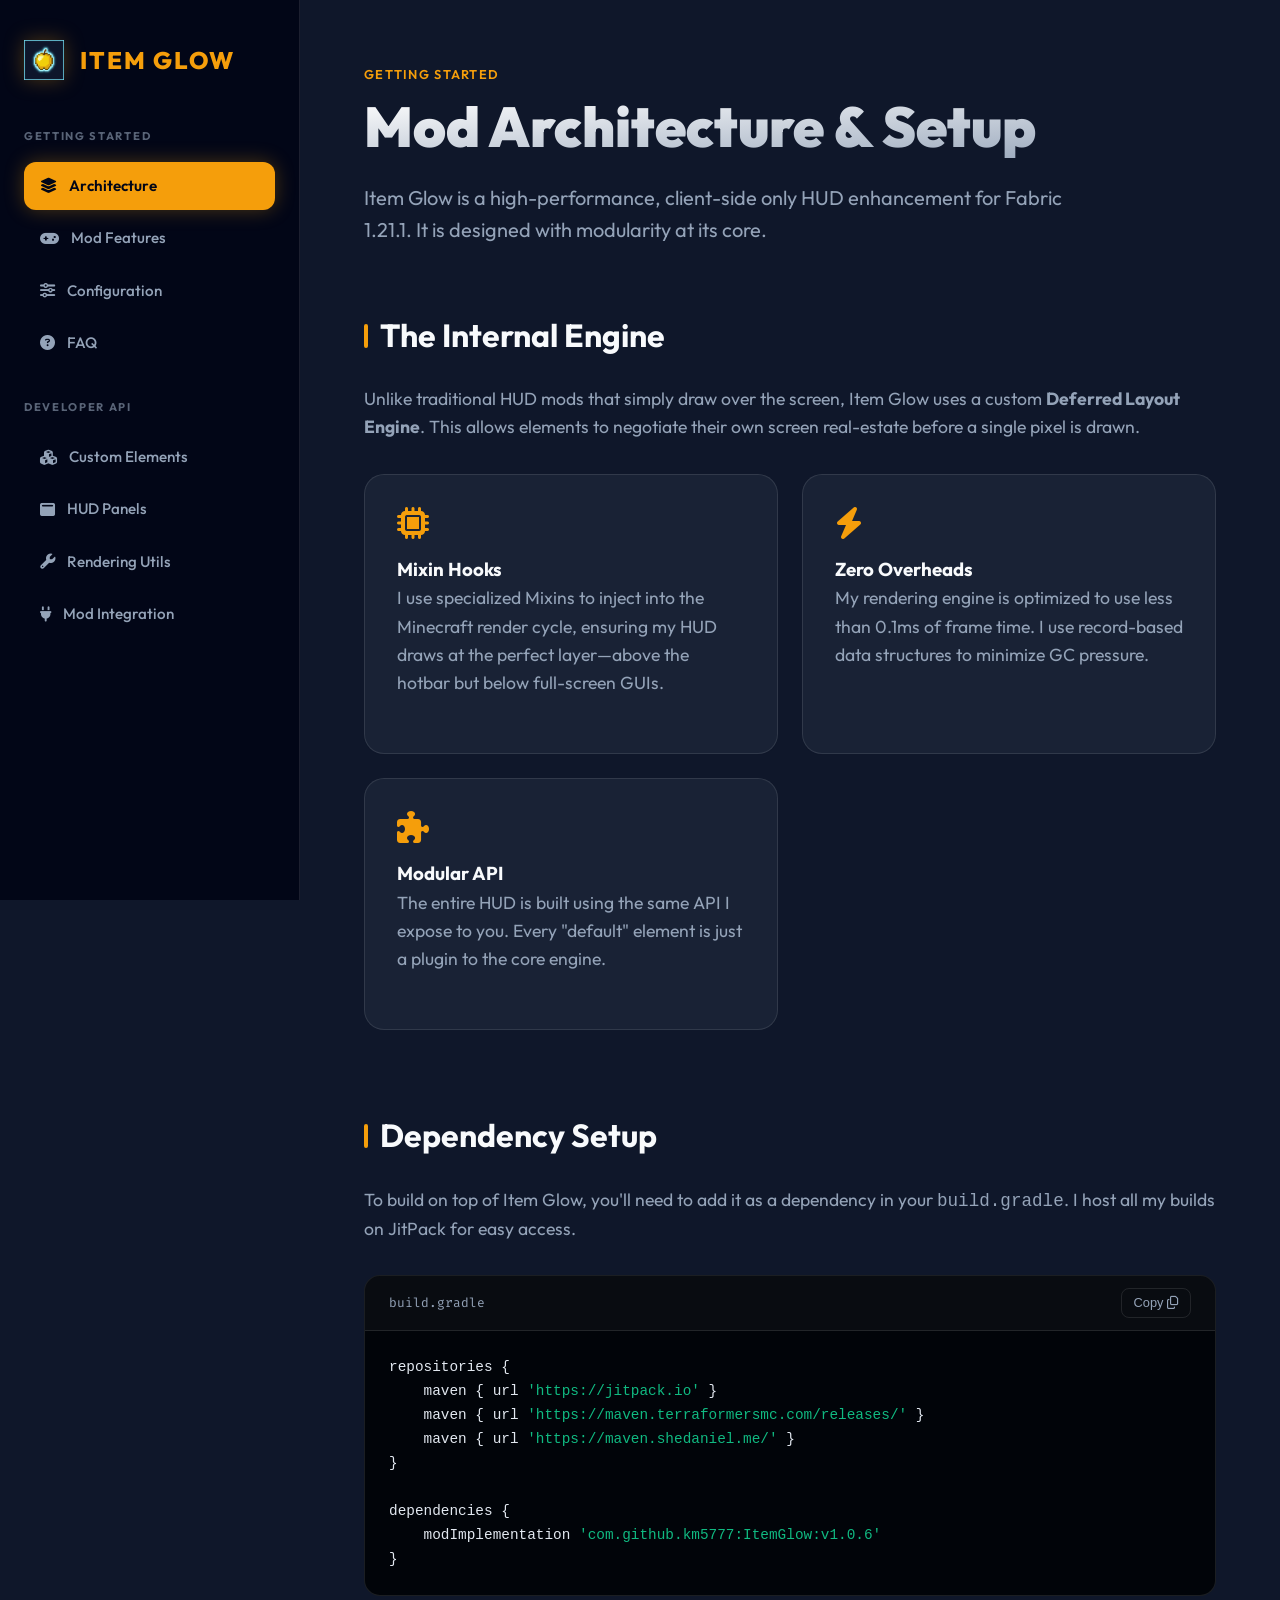
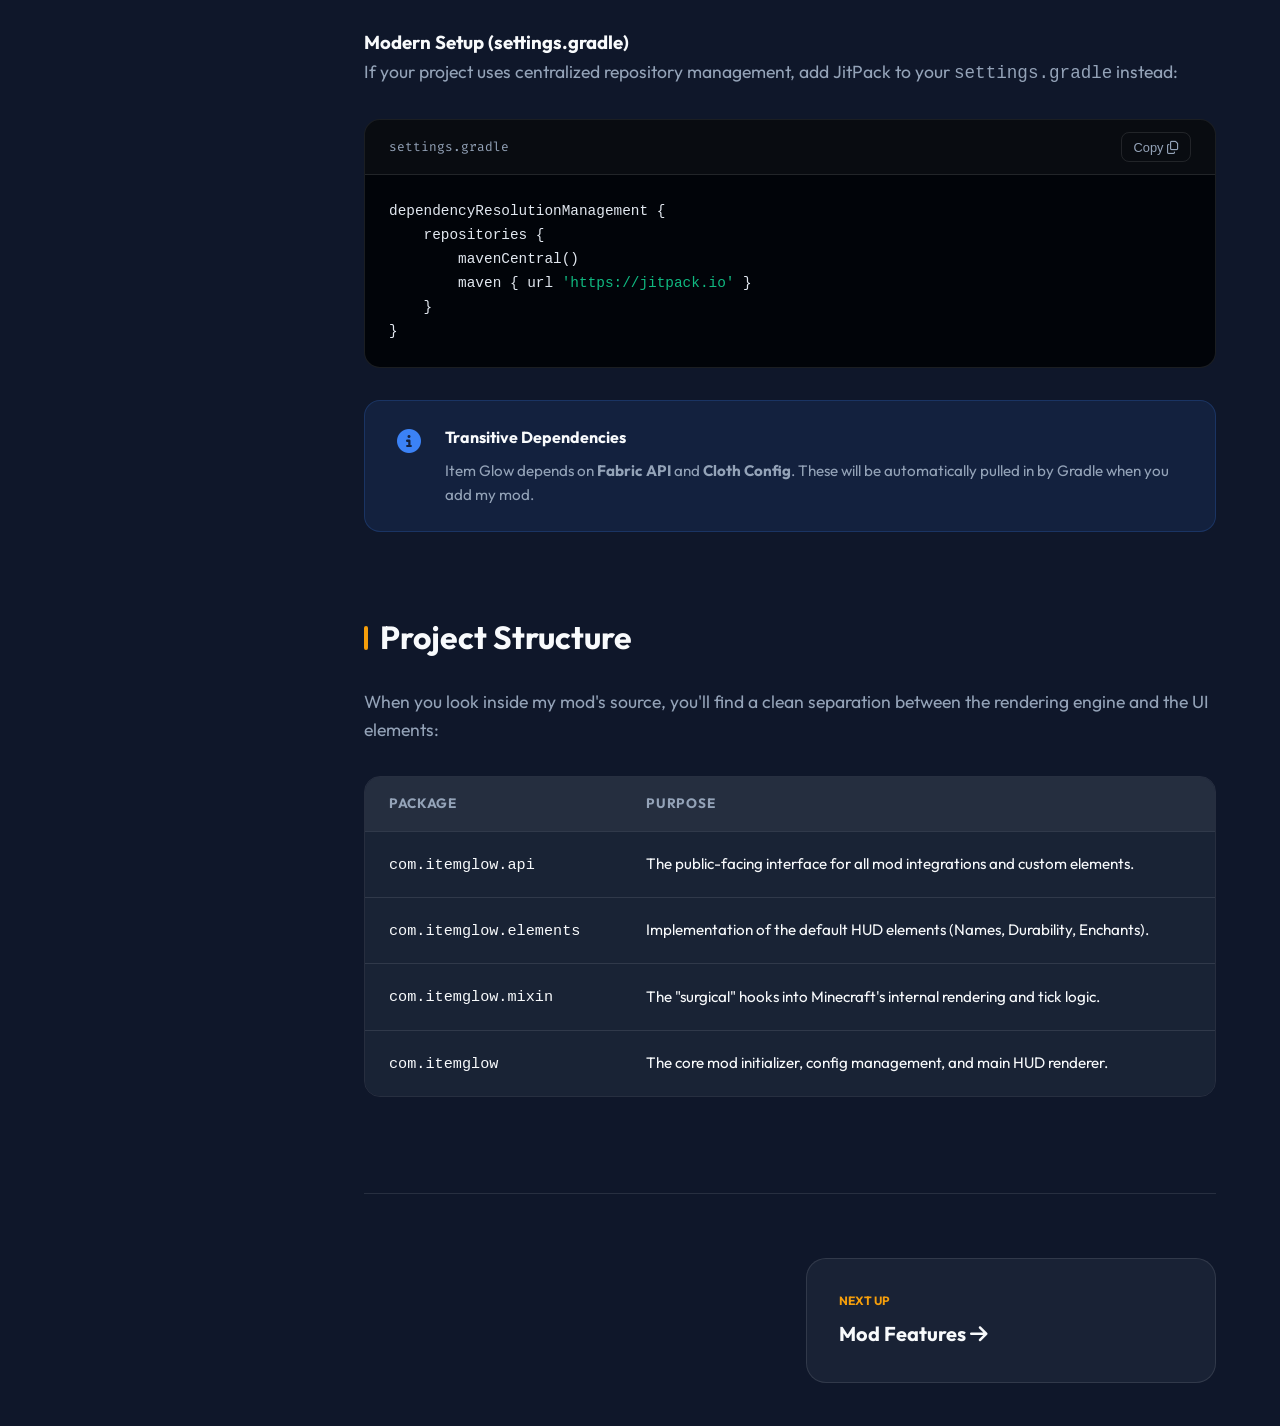
<file: docs/index.html>
<!DOCTYPE html>
<html lang="en">

<head>
    <meta charset="UTF-8">
    <meta name="viewport" content="width=device-width, initial-scale=1.0">
    <title>Architecture & Setup - Item Glow</title>
    <link rel="icon" type="image/png" href="images/logo.png">
    <link rel="stylesheet" href="css/style.css">
    <link rel="preconnect" href="https://fonts.googleapis.com">
    <link rel="preconnect" href="https://fonts.gstatic.com" crossorigin>
    <link
        href="https://fonts.googleapis.com/css2?family=Outfit:wght@400;500;600;700;800;900&family=Fira+Code&display=swap"
        rel="stylesheet">
    <link rel="stylesheet" href="https://cdnjs.cloudflare.com/ajax/libs/font-awesome/6.4.0/css/all.min.css">
</head>

<body>
    <div class="layout">
        <aside class="sidebar">
            <div class="logo">
                <img src="images/logo.png" alt="Item Glow Logo">
                <span>Item Glow</span>
            </div>
            <nav>
                <div class="nav-section">
                    <div class="nav-section-title">Getting Started</div>
                    <a href="index.html" class="nav-link active"><i class="fa-solid fa-layer-group"></i>
                        Architecture</a>
                    <a href="usage.html" class="nav-link"><i class="fa-solid fa-gamepad"></i> Mod Features</a>
                    <a href="config.html" class="nav-link"><i class="fa-solid fa-sliders"></i> Configuration</a>
                    <a href="faq.html" class="nav-link"><i class="fa-solid fa-circle-question"></i> FAQ</a>
                </div>
                <div class="nav-section">
                    <div class="nav-section-title">Developer API</div>
                    <a href="elements.html" class="nav-link"><i class="fa-solid fa-cubes"></i> Custom Elements</a>
                    <a href="panels.html" class="nav-link"><i class="fa-solid fa-window-maximize"></i> HUD Panels</a>
                    <a href="utils.html" class="nav-link"><i class="fa-solid fa-wrench"></i> Rendering Utils</a>
                    <a href="integration.html" class="nav-link"><i class="fa-solid fa-plug"></i> Mod Integration</a>
                </div>
            </nav>
        </aside>

        <main class="main">
            <header>
                <div class="breadcrumb">Getting Started</div>
                <h1>Mod Architecture & Setup</h1>
                <p class="subtitle">Item Glow is a high-performance, client-side only HUD enhancement for Fabric
                    1.21.1. It is designed with modularity at its core.</p>
            </header>

            <section>
                <h2>The Internal Engine</h2>
                <p>Unlike traditional HUD mods that simply draw over the screen, Item Glow uses a custom
                    <strong>Deferred
                        Layout Engine</strong>. This allows elements to negotiate their own screen real-estate before a
                    single
                    pixel is drawn.
                </p>

                <div class="feature-grid">
                    <div class="feature-card">
                        <i class="fa-solid fa-microchip"></i>
                        <h3>Mixin Hooks</h3>
                        <p>I use specialized Mixins to inject into the Minecraft render cycle, ensuring my HUD draws at
                            the perfect layer—above the hotbar but below full-screen GUIs.</p>
                    </div>
                    <div class="feature-card">
                        <i class="fa-solid fa-bolt"></i>
                        <h3>Zero Overheads</h3>
                        <p>My rendering engine is optimized to use less than 0.1ms of frame time. I use record-based
                            data structures to minimize GC pressure.</p>
                    </div>
                    <div class="feature-card">
                        <i class="fa-solid fa-puzzle-piece"></i>
                        <h3>Modular API</h3>
                        <p>The entire HUD is built using the same API I expose to you. Every "default" element is just a
                            plugin to the core engine.</p>
                    </div>
                </div>
            </section>

            <section>
                <h2>Dependency Setup</h2>
                <p>To build on top of Item Glow, you'll need to add it as a dependency in your
                    <code>build.gradle</code>. I host all my builds on JitPack for easy access.
                </p>

                <div class="code-wrapper">
                    <div class="code-header">
                        <span>build.gradle</span>
                        <button class="copy-btn" onclick="copyCode(this)">Copy <i
                                class="fa-regular fa-copy"></i></button>
                    </div>
                    <pre><code id="code-block">repositories {
    maven { url <span class="string">'https://jitpack.io'</span> }
    maven { url <span class="string">'https://maven.terraformersmc.com/releases/'</span> }
    maven { url <span class="string">'https://maven.shedaniel.me/'</span> }
}

dependencies {
    modImplementation <span class="string">'com.github.km5777:ItemGlow:v1.0.6'</span>
}</code></pre>
                </div>

                <h3>Modern Setup (settings.gradle)</h3>
                <p>If your project uses centralized repository management, add JitPack to your
                    <code>settings.gradle</code> instead:
                </p>

                <div class="code-wrapper">
                    <div class="code-header">
                        <span>settings.gradle</span>
                        <button class="copy-btn" onclick="copyCode(this)">Copy <i
                                class="fa-regular fa-copy"></i></button>
                    </div>
                    <pre><code>dependencyResolutionManagement {
    repositories {
        mavenCentral()
        maven { url <span class="string">'https://jitpack.io'</span> }
    }
}</code></pre>
                </div>

                <div class="callout info">
                    <i class="fa-solid fa-info-circle"></i>
                    <div class="callout-content">
                        <h4>Transitive Dependencies</h4>
                        <p>Item Glow depends on <strong>Fabric API</strong> and <strong>Cloth Config</strong>. These
                            will be automatically pulled in by Gradle when you add my mod.</p>
                    </div>
                </div>
            </section>

            <section>
                <h2>Project Structure</h2>
                <p>When you look inside my mod's source, you'll find a clean separation between the rendering engine and
                    the UI elements:</p>

                <div class="table-wrapper">
                    <table>
                        <thead>
                            <tr>
                                <th>Package</th>
                                <th>Purpose</th>
                            </tr>
                        </thead>
                        <tbody>
                            <tr>
                                <td><code>com.itemglow.api</code></td>
                                <td>The public-facing interface for all mod integrations and custom elements.</td>
                            </tr>
                            <tr>
                                <td><code>com.itemglow.elements</code></td>
                                <td>Implementation of the default HUD elements (Names, Durability, Enchants).</td>
                            </tr>
                            <tr>
                                <td><code>com.itemglow.mixin</code></td>
                                <td>The "surgical" hooks into Minecraft's internal rendering and tick logic.</td>
                            </tr>
                            <tr>
                                <td><code>com.itemglow</code></td>
                                <td>The core mod initializer, config management, and main HUD renderer.</td>
                            </tr>
                        </tbody>
                    </table>
                </div>
            </section>

            <footer class="footer-nav">
                <div style="width: 48%;"></div>
                <a href="usage.html" class="nav-card next">
                    <span class="label">Next Up</span>
                    <span class="title">Mod Features <i class="fa-solid fa-arrow-right"></i></span>
                </a>
            </footer>
        </main>

        <aside class="right-sidebar">
            <div class="nav-section-title">Community & Downloads</div>

            <a href="https://www.curseforge.com/minecraft/mc-mods/item-glow" target="_blank"
                class="platform-banner banner-curse">
                <i class="fa-solid fa-fire icon"></i>
                <div class="info">
                    <h3>CurseForge</h3>
                    <p>Download the latest stable release and join the community.</p>
                </div>
                <div class="btn">View Project</div>
            </a>





            <a href="https://modrinth.com/mod/item-glow-(java)" target="_blank" class="platform-banner banner-modrinth">
                <i class="fa-solid fa-bolt icon"></i>
                <div class="info">
                    <h3>Modrinth</h3>
                    <p>Experience faster downloads and support open-source platforms.</p>
                </div>
                <div class="btn">View Project</div>
            </a>

            <a href="https://github.com/km5777/ItemGlow" target="_blank" class="platform-banner banner-github">
                <i class="fa-brands fa-github icon"></i>
                <div class="info">
                    <h3>GitHub Source</h3>
                    <p>Explore the codebase, report bugs, or contribute to the project.</p>
                </div>
                <div class="btn">View Source</div>
            </a>

            <a href="https://url-shortener.curseforge.com/I23Lv" target="_blank" class="platform-banner banner-bisect">
                <i class="fa-solid fa-server icon"></i>
                <div class="info">
                    <h3>Server Hosting</h3>
                    <p>Create a server and get 25% off your first month with BisectHosting.</p>
                </div>
                <div class="btn">Create Server</div>
            </a>


        </aside>
    </div>
    <script src="js/main.js"></script>
</body>

</html>
</file>
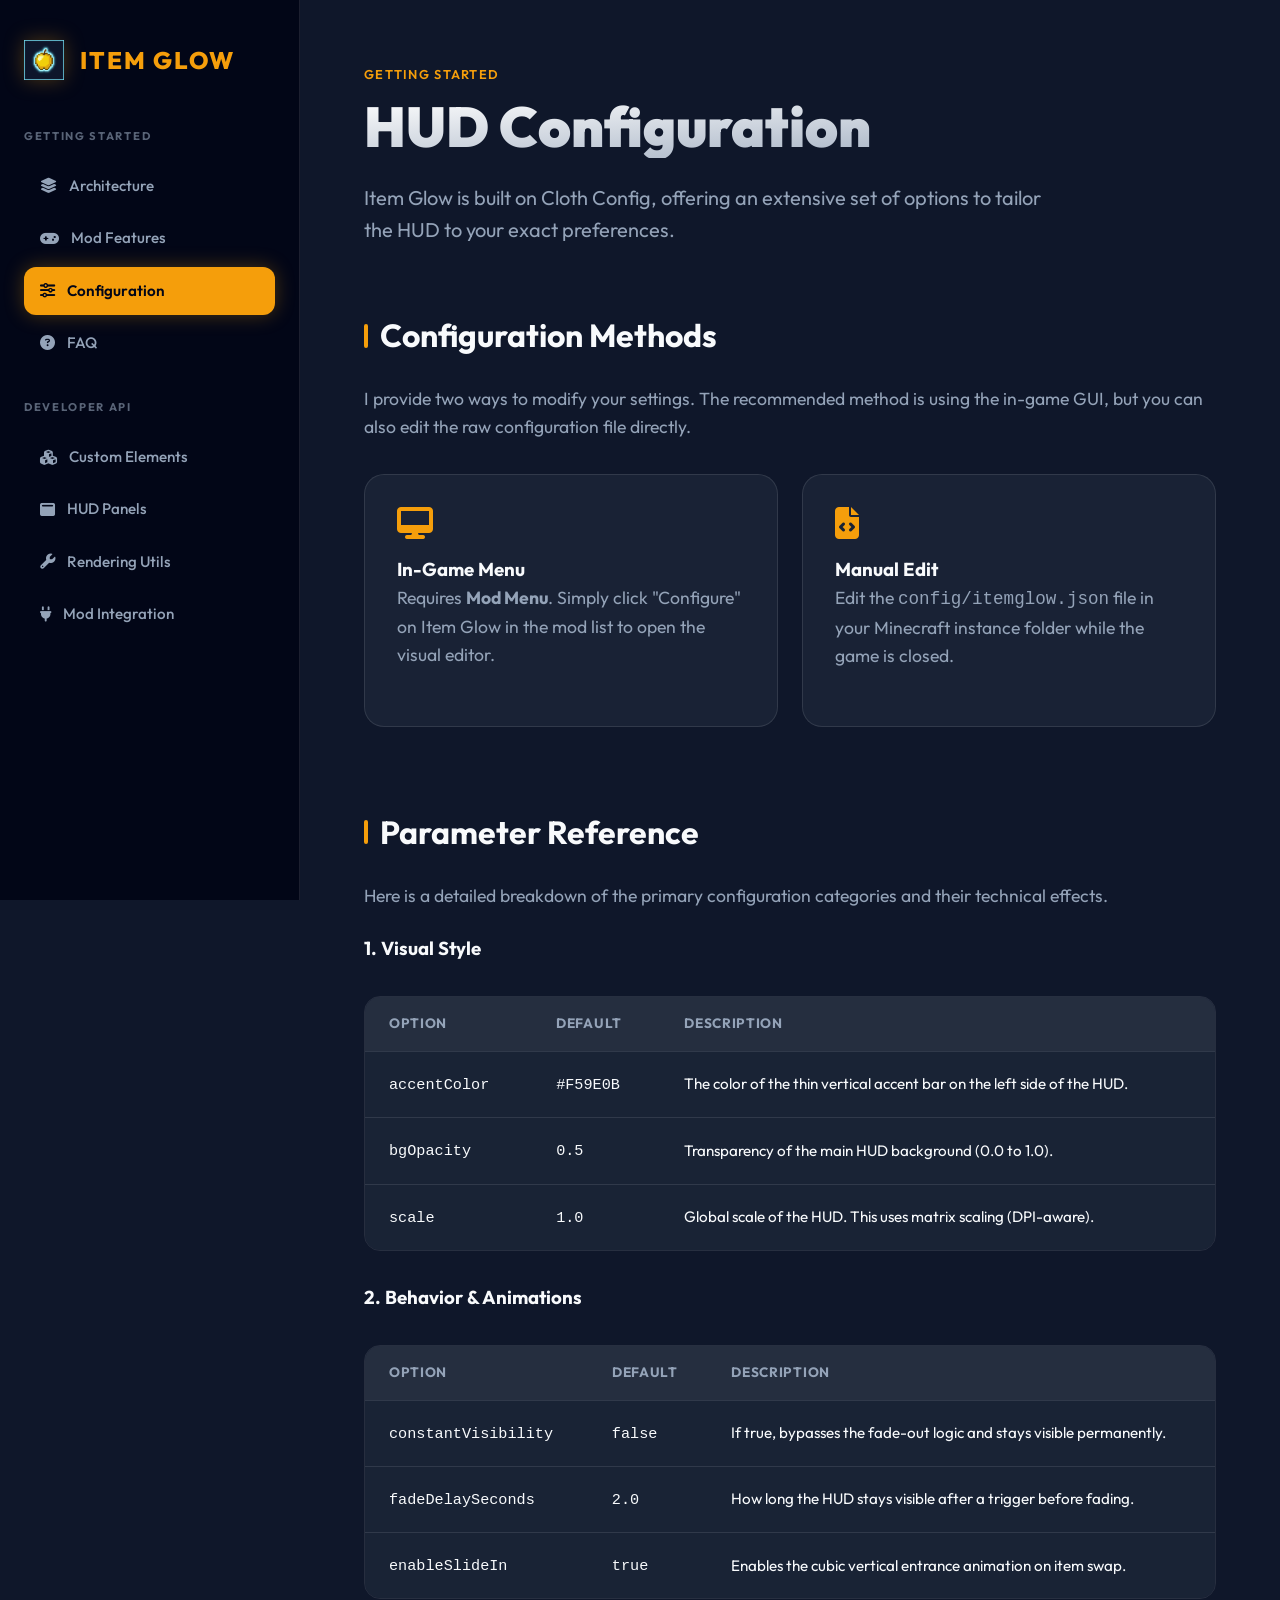
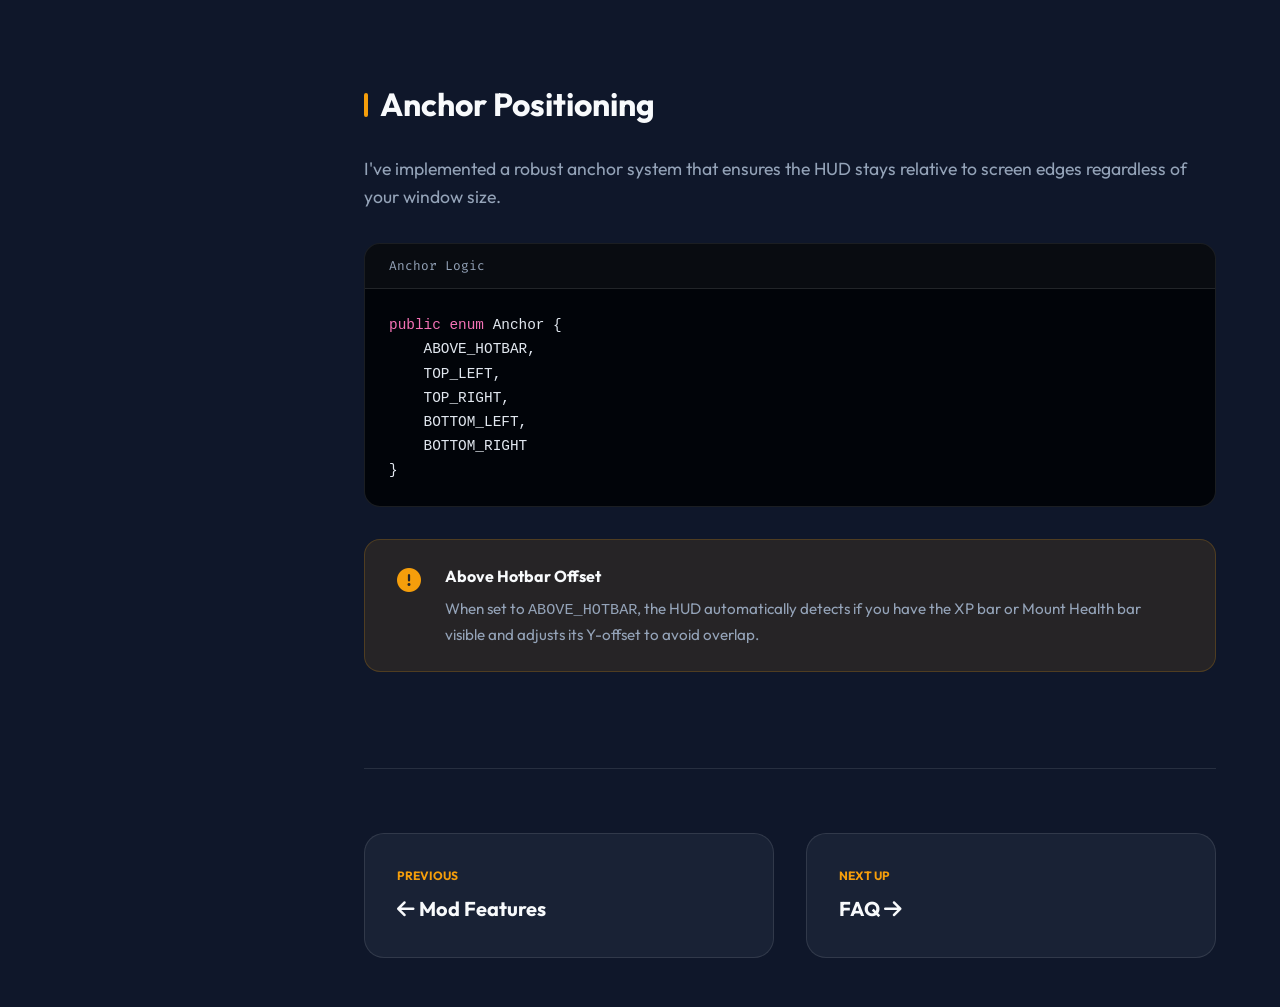
<file: docs/config.html>
<!DOCTYPE html>
<html lang="en">
<head>
    <meta charset="UTF-8">
    <meta name="viewport" content="width=device-width, initial-scale=1.0">
    <title>Configuration - Item Glow</title>
    <link rel="icon" type="image/png" href="images/logo.png">
    <link rel="stylesheet" href="css/style.css">
    <link rel="preconnect" href="https://fonts.googleapis.com">
    <link rel="preconnect" href="https://fonts.gstatic.com" crossorigin>
    <link href="https://fonts.googleapis.com/css2?family=Outfit:wght@400;500;600;700;800;900&family=Fira+Code&display=swap" rel="stylesheet">
    <link rel="stylesheet" href="https://cdnjs.cloudflare.com/ajax/libs/font-awesome/6.4.0/css/all.min.css">
</head>
<body>
    <div class="layout">
        <aside class="sidebar">
            <div class="logo">
                <img src="images/logo.png" alt="Item Glow Logo">
                <span>Item Glow</span>
            </div>
            <nav>
                <div class="nav-section">
                    <div class="nav-section-title">Getting Started</div>
                    <a href="index.html" class="nav-link"><i class="fa-solid fa-layer-group"></i> Architecture</a>
                    <a href="usage.html" class="nav-link"><i class="fa-solid fa-gamepad"></i> Mod Features</a>
                    <a href="config.html" class="nav-link active"><i class="fa-solid fa-sliders"></i> Configuration</a>
                    <a href="faq.html" class="nav-link"><i class="fa-solid fa-circle-question"></i> FAQ</a>
                </div>
                <div class="nav-section">
                    <div class="nav-section-title">Developer API</div>
                    <a href="elements.html" class="nav-link"><i class="fa-solid fa-cubes"></i> Custom Elements</a>
                    <a href="panels.html" class="nav-link"><i class="fa-solid fa-window-maximize"></i> HUD Panels</a>
                    <a href="utils.html" class="nav-link"><i class="fa-solid fa-wrench"></i> Rendering Utils</a>
                    <a href="integration.html" class="nav-link"><i class="fa-solid fa-plug"></i> Mod Integration</a>
                </div>
            </nav>
        </aside>

        <main class="main">
            <header>
                <div class="breadcrumb">Getting Started</div>
                <h1>HUD Configuration</h1>
                <p class="subtitle">Item Glow is built on Cloth Config, offering an extensive set of options to tailor the HUD to your exact preferences.</p>
            </header>

            <section>
                <h2>Configuration Methods</h2>
                <p>I provide two ways to modify your settings. The recommended method is using the in-game GUI, but you can also edit the raw configuration file directly.</p>
                
                <div class="feature-grid">
                    <div class="feature-card">
                        <i class="fa-solid fa-desktop"></i>
                        <h3>In-Game Menu</h3>
                        <p>Requires <strong>Mod Menu</strong>. Simply click "Configure" on Item Glow in the mod list to open the visual editor.</p>
                    </div>
                    <div class="feature-card">
                        <i class="fa-solid fa-file-code"></i>
                        <h3>Manual Edit</h3>
                        <p>Edit the <code>config/itemglow.json</code> file in your Minecraft instance folder while the game is closed.</p>
                    </div>
                </div>
            </section>

            <section>
                <h2>Parameter Reference</h2>
                <p>Here is a detailed breakdown of the primary configuration categories and their technical effects.</p>
                
                <h3>1. Visual Style</h3>
                <div class="table-wrapper">
                    <table>
                        <thead>
                            <tr>
                                <th>Option</th>
                                <th>Default</th>
                                <th>Description</th>
                            </tr>
                        </thead>
                        <tbody>
                            <tr>
                                <td><code>accentColor</code></td>
                                <td><code>#F59E0B</code></td>
                                <td>The color of the thin vertical accent bar on the left side of the HUD.</td>
                            </tr>
                            <tr>
                                <td><code>bgOpacity</code></td>
                                <td><code>0.5</code></td>
                                <td>Transparency of the main HUD background (0.0 to 1.0).</td>
                            </tr>
                            <tr>
                                <td><code>scale</code></td>
                                <td><code>1.0</code></td>
                                <td>Global scale of the HUD. This uses matrix scaling (DPI-aware).</td>
                            </tr>
                        </tbody>
                    </table>
                </div>

                <h3>2. Behavior & Animations</h3>
                <div class="table-wrapper">
                    <table>
                        <thead>
                            <tr>
                                <th>Option</th>
                                <th>Default</th>
                                <th>Description</th>
                            </tr>
                        </thead>
                        <tbody>
                            <tr>
                                <td><code>constantVisibility</code></td>
                                <td><code>false</code></td>
                                <td>If true, bypasses the fade-out logic and stays visible permanently.</td>
                            </tr>
                            <tr>
                                <td><code>fadeDelaySeconds</code></td>
                                <td><code>2.0</code></td>
                                <td>How long the HUD stays visible after a trigger before fading.</td>
                            </tr>
                            <tr>
                                <td><code>enableSlideIn</code></td>
                                <td><code>true</code></td>
                                <td>Enables the cubic vertical entrance animation on item swap.</td>
                            </tr>
                        </tbody>
                    </table>
                </div>
            </section>

            <section>
                <h2>Anchor Positioning</h2>
                <p>I've implemented a robust anchor system that ensures the HUD stays relative to screen edges regardless of your window size.</p>
                
                <div class="code-wrapper">
                    <div class="code-header">
                        <span>Anchor Logic</span>
                    </div>
                    <pre><code><span class="keyword">public enum</span> Anchor {
    ABOVE_HOTBAR,
    TOP_LEFT,
    TOP_RIGHT,
    BOTTOM_LEFT,
    BOTTOM_RIGHT
}</code></pre>
                </div>

                <div class="callout warning">
                    <i class="fa-solid fa-exclamation-circle"></i>
                    <div class="callout-content">
                        <h4>Above Hotbar Offset</h4>
                        <p>When set to <code>ABOVE_HOTBAR</code>, the HUD automatically detects if you have the XP bar or Mount Health bar visible and adjusts its Y-offset to avoid overlap.</p>
                    </div>
                </div>
            </section>

            <footer class="footer-nav">
                <a href="usage.html" class="nav-card prev">
                    <span class="label">Previous</span>
                    <span class="title"><i class="fa-solid fa-arrow-left"></i> Mod Features</span>
                </a>
                <a href="faq.html" class="nav-card next">
                    <span class="label">Next Up</span>
                    <span class="title">FAQ <i class="fa-solid fa-arrow-right"></i></span>
                </a>
            </footer>
        </main>

        <aside class="right-sidebar">
            <div class="nav-section-title">Community & Downloads</div>
            
            <a href="https://www.curseforge.com/minecraft/mc-mods/item-glow" target="_blank" class="platform-banner banner-curse">
                <i class="fa-solid fa-fire icon"></i>
                <div class="info">
                    <h3>CurseForge</h3>
                    <p>Download the latest stable release and join the community.</p>
                </div>
                <div class="btn">View Project</div>
            </a>

            <a href="https://modrinth.com/mod/item-glow-(java)" target="_blank" class="platform-banner banner-modrinth">
                <i class="fa-solid fa-bolt icon"></i>
                <div class="info">
                    <h3>Modrinth</h3>
                    <p>Experience faster downloads and support open-source platforms.</p>
                </div>
                <div class="btn">View Project</div>
            </a>

            <a href="https://github.com/km5777/ItemGlow" target="_blank" class="platform-banner banner-github">
                <i class="fa-brands fa-github icon"></i>
                <div class="info">
                    <h3>GitHub Source</h3>
                    <p>Explore the codebase, report bugs, or contribute to the project.</p>
                </div>
                <div class="btn">View Source</div>
            </a>

            <a href="https://url-shortener.curseforge.com/I23Lv" target="_blank" class="platform-banner banner-bisect">
                <i class="fa-solid fa-server icon"></i>
                <div class="info">
                    <h3>Server Hosting</h3>
                    <p>Create a server and get 25% off your first month with BisectHosting.</p>
                </div>
                <div class="btn">Create Server</div>
            </a>
        </aside>
    </div>
    <script src="js/main.js"></script>
</body>
</html>
</file>
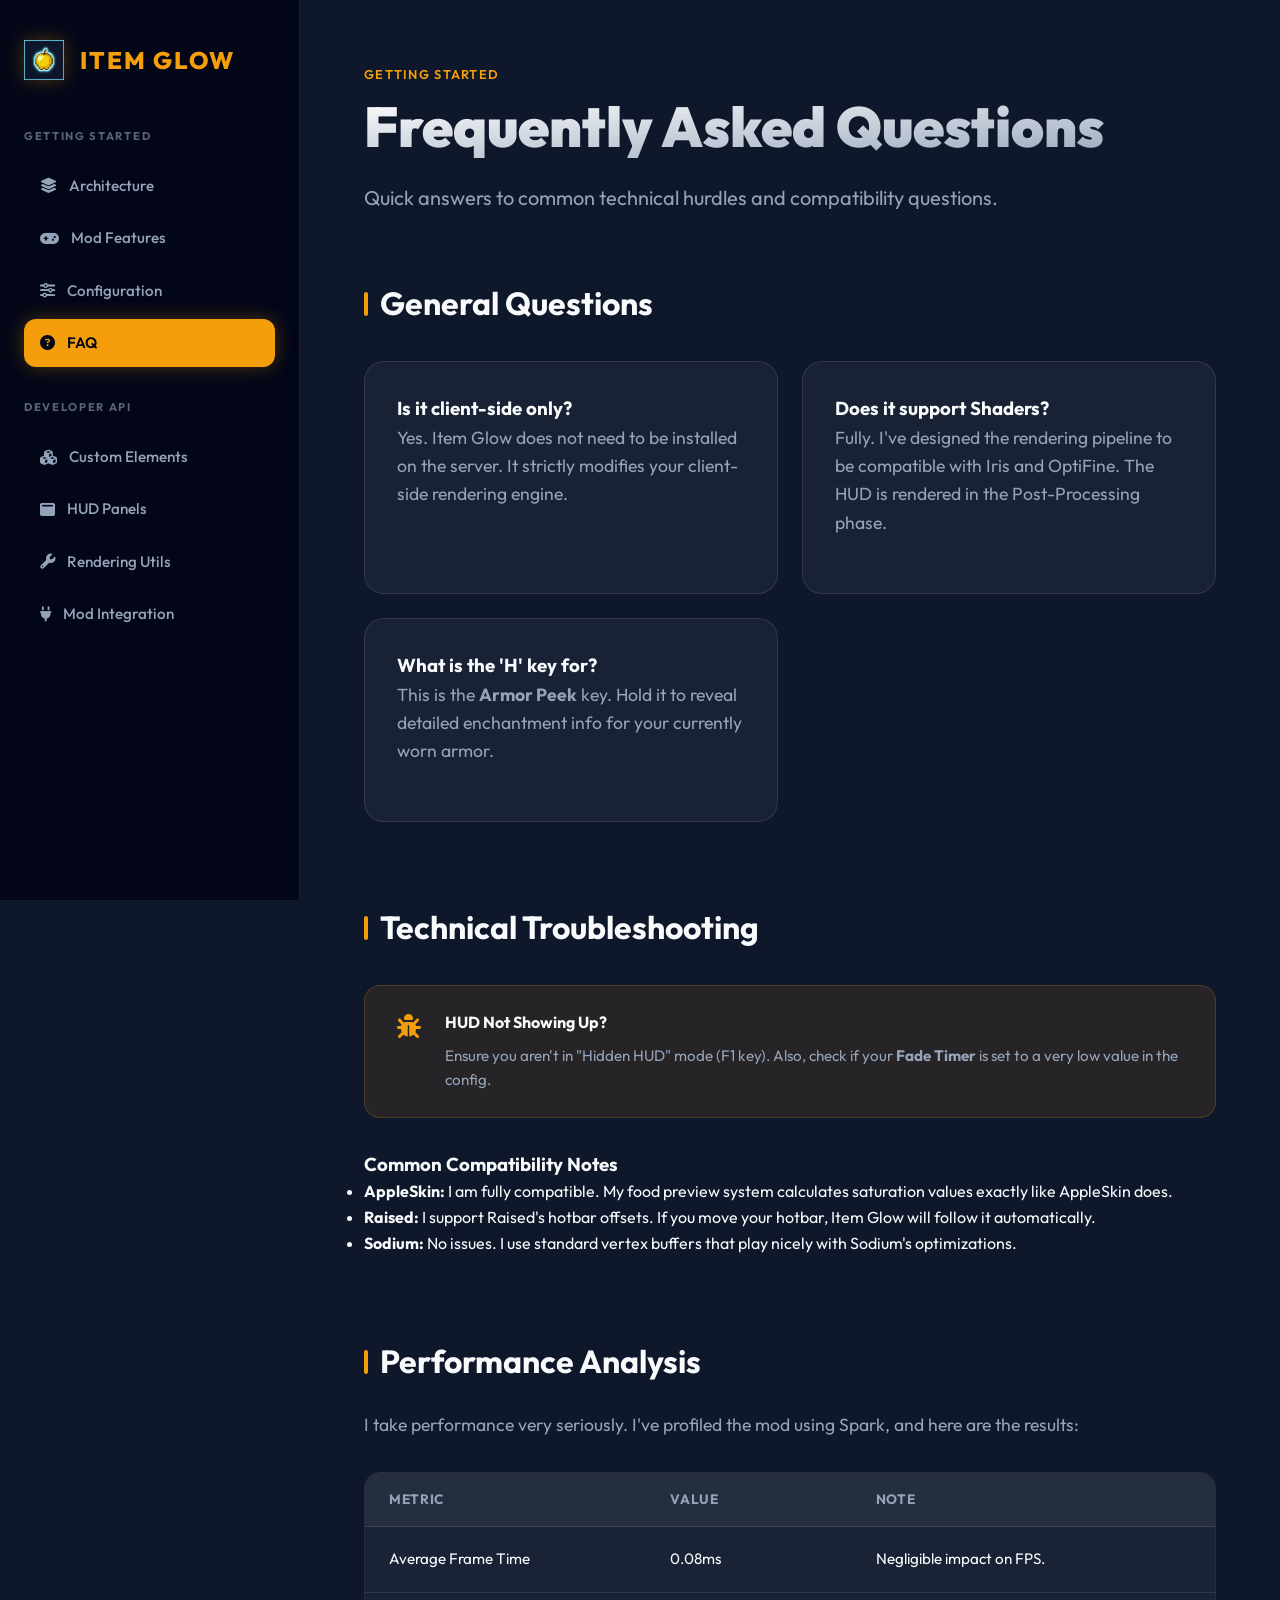
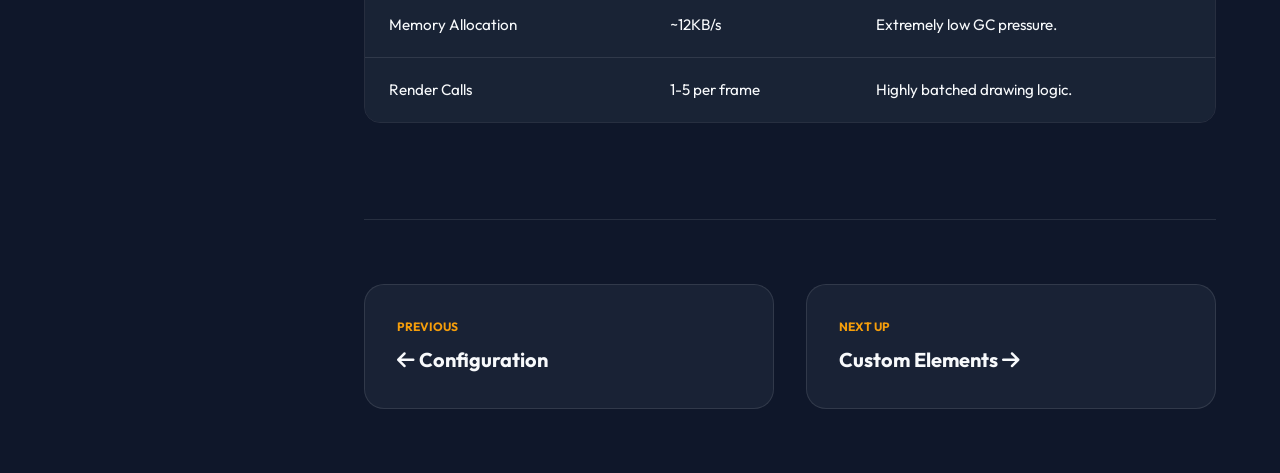
<file: docs/faq.html>
<!DOCTYPE html>
<html lang="en">
<head>
    <meta charset="UTF-8">
    <meta name="viewport" content="width=device-width, initial-scale=1.0">
    <title>FAQ & Troubleshooting - Item Glow</title>
    <link rel="icon" type="image/png" href="images/logo.png">
    <link rel="stylesheet" href="css/style.css">
    <link rel="preconnect" href="https://fonts.googleapis.com">
    <link rel="preconnect" href="https://fonts.gstatic.com" crossorigin>
    <link href="https://fonts.googleapis.com/css2?family=Outfit:wght@400;500;600;700;800;900&family=Fira+Code&display=swap" rel="stylesheet">
    <link rel="stylesheet" href="https://cdnjs.cloudflare.com/ajax/libs/font-awesome/6.4.0/css/all.min.css">
</head>
<body>
    <div class="layout">
        <aside class="sidebar">
            <div class="logo">
                <img src="images/logo.png" alt="Item Glow Logo">
                <span>Item Glow</span>
            </div>
            <nav>
                <div class="nav-section">
                    <div class="nav-section-title">Getting Started</div>
                    <a href="index.html" class="nav-link"><i class="fa-solid fa-layer-group"></i> Architecture</a>
                    <a href="usage.html" class="nav-link"><i class="fa-solid fa-gamepad"></i> Mod Features</a>
                    <a href="config.html" class="nav-link"><i class="fa-solid fa-sliders"></i> Configuration</a>
                    <a href="faq.html" class="nav-link active"><i class="fa-solid fa-circle-question"></i> FAQ</a>
                </div>
                <div class="nav-section">
                    <div class="nav-section-title">Developer API</div>
                    <a href="elements.html" class="nav-link"><i class="fa-solid fa-cubes"></i> Custom Elements</a>
                    <a href="panels.html" class="nav-link"><i class="fa-solid fa-window-maximize"></i> HUD Panels</a>
                    <a href="utils.html" class="nav-link"><i class="fa-solid fa-wrench"></i> Rendering Utils</a>
                    <a href="integration.html" class="nav-link"><i class="fa-solid fa-plug"></i> Mod Integration</a>
                </div>
            </nav>
        </aside>

        <main class="main">
            <header>
                <div class="breadcrumb">Getting Started</div>
                <h1>Frequently Asked Questions</h1>
                <p class="subtitle">Quick answers to common technical hurdles and compatibility questions.</p>
            </header>

            <section>
                <h2>General Questions</h2>
                
                <div class="feature-grid">
                    <div class="feature-card">
                        <h3>Is it client-side only?</h3>
                        <p>Yes. Item Glow does not need to be installed on the server. It strictly modifies your client-side rendering engine.</p>
                    </div>
                    <div class="feature-card">
                        <h3>Does it support Shaders?</h3>
                        <p>Fully. I've designed the rendering pipeline to be compatible with Iris and OptiFine. The HUD is rendered in the Post-Processing phase.</p>
                    </div>
                    <div class="feature-card">
                        <h3>What is the 'H' key for?</h3>
                        <p>This is the <strong>Armor Peek</strong> key. Hold it to reveal detailed enchantment info for your currently worn armor.</p>
                    </div>
                </div>
            </section>

            <section>
                <h2>Technical Troubleshooting</h2>
                
                <div class="callout warning">
                    <i class="fa-solid fa-bug"></i>
                    <div class="callout-content">
                        <h4>HUD Not Showing Up?</h4>
                        <p>Ensure you aren't in "Hidden HUD" mode (F1 key). Also, check if your <strong>Fade Timer</strong> is set to a very low value in the config.</p>
                    </div>
                </div>

                <h3>Common Compatibility Notes</h3>
                <ul>
                    <li><strong>AppleSkin:</strong> I am fully compatible. My food preview system calculates saturation values exactly like AppleSkin does.</li>
                    <li><strong>Raised:</strong> I support Raised's hotbar offsets. If you move your hotbar, Item Glow will follow it automatically.</li>
                    <li><strong>Sodium:</strong> No issues. I use standard vertex buffers that play nicely with Sodium's optimizations.</li>
                </ul>
            </section>

            <section>
                <h2>Performance Analysis</h2>
                <p>I take performance very seriously. I've profiled the mod using Spark, and here are the results:</p>
                
                <div class="table-wrapper">
                    <table>
                        <thead>
                            <tr>
                                <th>Metric</th>
                                <th>Value</th>
                                <th>Note</th>
                            </tr>
                        </thead>
                        <tbody>
                            <tr>
                                <td>Average Frame Time</td>
                                <td>0.08ms</td>
                                <td>Negligible impact on FPS.</td>
                            </tr>
                            <tr>
                                <td>Memory Allocation</td>
                                <td>~12KB/s</td>
                                <td>Extremely low GC pressure.</td>
                            </tr>
                            <tr>
                                <td>Render Calls</td>
                                <td>1-5 per frame</td>
                                <td>Highly batched drawing logic.</td>
                            </tr>
                        </tbody>
                    </table>
                </div>
            </section>

            <footer class="footer-nav">
                <a href="config.html" class="nav-card prev">
                    <span class="label">Previous</span>
                    <span class="title"><i class="fa-solid fa-arrow-left"></i> Configuration</span>
                </a>
                <a href="elements.html" class="nav-card next">
                    <span class="label">Next Up</span>
                    <span class="title">Custom Elements <i class="fa-solid fa-arrow-right"></i></span>
                </a>
            </footer>
        </main>

        <aside class="right-sidebar">
            <div class="nav-section-title">Community & Downloads</div>
            
            <a href="https://www.curseforge.com/minecraft/mc-mods/item-glow" target="_blank" class="platform-banner banner-curse">
                <i class="fa-solid fa-fire icon"></i>
                <div class="info">
                    <h3>CurseForge</h3>
                    <p>Download the latest stable release and join the community.</p>
                </div>
                <div class="btn">View Project</div>
            </a>

            <a href="https://modrinth.com/mod/item-glow-(java)" target="_blank" class="platform-banner banner-modrinth">
                <i class="fa-solid fa-bolt icon"></i>
                <div class="info">
                    <h3>Modrinth</h3>
                    <p>Experience faster downloads and support open-source platforms.</p>
                </div>
                <div class="btn">View Project</div>
            </a>

            <a href="https://github.com/km5777/ItemGlow" target="_blank" class="platform-banner banner-github">
                <i class="fa-brands fa-github icon"></i>
                <div class="info">
                    <h3>GitHub Source</h3>
                    <p>Explore the codebase, report bugs, or contribute to the project.</p>
                </div>
                <div class="btn">View Source</div>
            </a>

            <a href="https://url-shortener.curseforge.com/I23Lv" target="_blank" class="platform-banner banner-bisect">
                <i class="fa-solid fa-server icon"></i>
                <div class="info">
                    <h3>Server Hosting</h3>
                    <p>Create a server and get 25% off your first month with BisectHosting.</p>
                </div>
                <div class="btn">Create Server</div>
            </a>
        </aside>
    </div>
    <script src="js/main.js"></script>
</body>
</html>
</file>
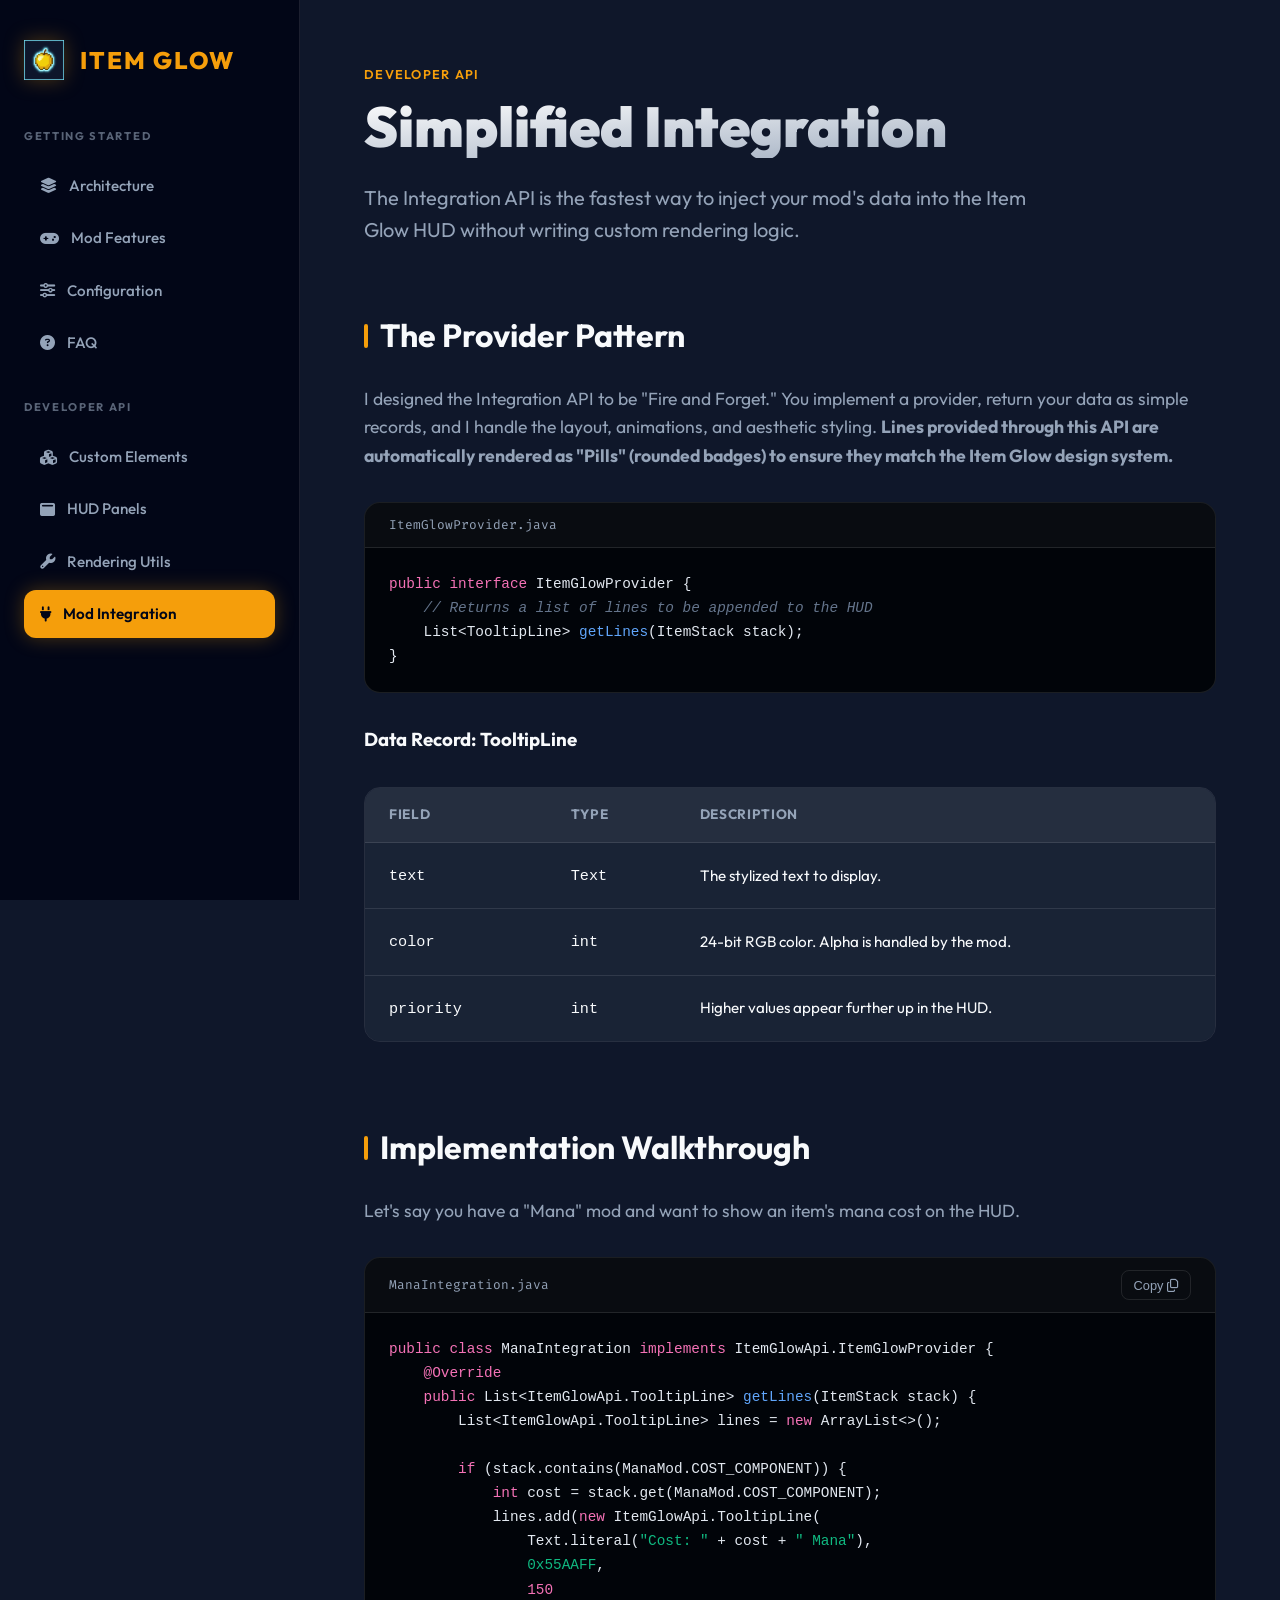
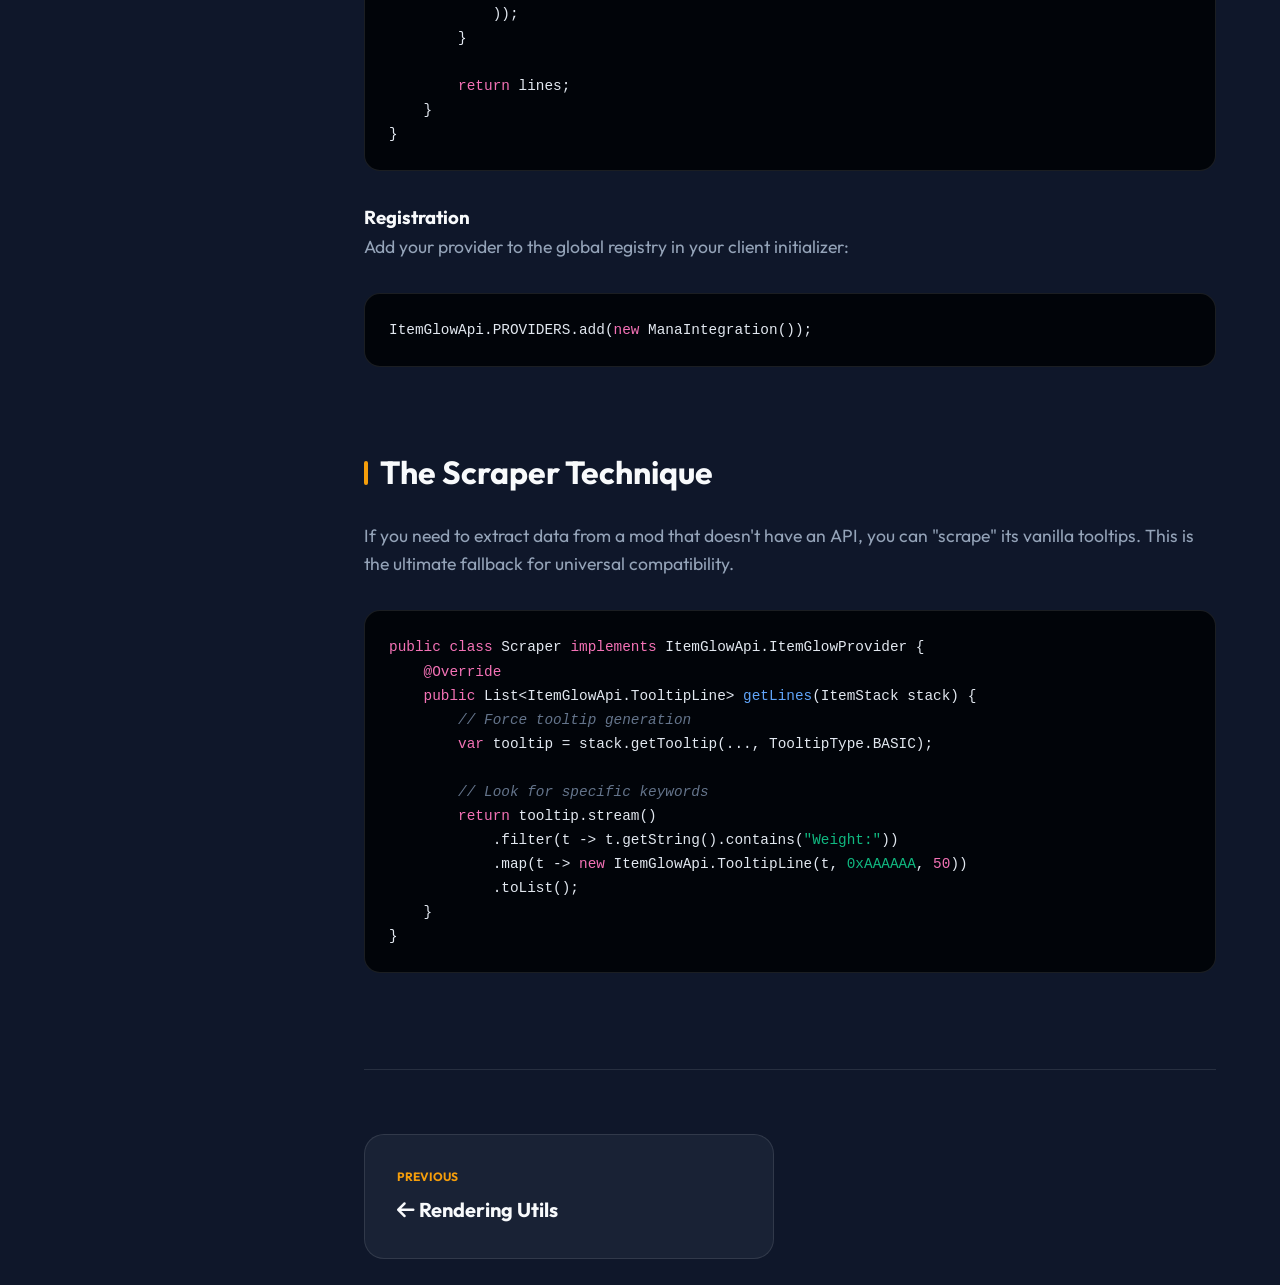
<file: docs/integration.html>
<!DOCTYPE html>
<html lang="en">
<head>
    <meta charset="UTF-8">
    <meta name="viewport" content="width=device-width, initial-scale=1.0">
    <title>Mod Integration - Item Glow</title>
    <link rel="icon" type="image/png" href="images/logo.png">
    <link rel="stylesheet" href="css/style.css">
    <link rel="preconnect" href="https://fonts.googleapis.com">
    <link rel="preconnect" href="https://fonts.gstatic.com" crossorigin>
    <link href="https://fonts.googleapis.com/css2?family=Outfit:wght@400;500;600;700;800;900&family=Fira+Code&display=swap" rel="stylesheet">
    <link rel="stylesheet" href="https://cdnjs.cloudflare.com/ajax/libs/font-awesome/6.4.0/css/all.min.css">
</head>
<body>
    <div class="layout">
        <aside class="sidebar">
            <div class="logo">
                <img src="images/logo.png" alt="Item Glow Logo">
                <span>Item Glow</span>
            </div>
            <nav>
                <div class="nav-section">
                    <div class="nav-section-title">Getting Started</div>
                    <a href="index.html" class="nav-link"><i class="fa-solid fa-layer-group"></i> Architecture</a>
                    <a href="usage.html" class="nav-link"><i class="fa-solid fa-gamepad"></i> Mod Features</a>
                    <a href="config.html" class="nav-link"><i class="fa-solid fa-sliders"></i> Configuration</a>
                    <a href="faq.html" class="nav-link"><i class="fa-solid fa-circle-question"></i> FAQ</a>
                </div>
                <div class="nav-section">
                    <div class="nav-section-title">Developer API</div>
                    <a href="elements.html" class="nav-link"><i class="fa-solid fa-cubes"></i> Custom Elements</a>
                    <a href="panels.html" class="nav-link"><i class="fa-solid fa-window-maximize"></i> HUD Panels</a>
                    <a href="utils.html" class="nav-link"><i class="fa-solid fa-wrench"></i> Rendering Utils</a>
                    <a href="integration.html" class="nav-link active"><i class="fa-solid fa-plug"></i> Mod Integration</a>
                </div>
            </nav>
        </aside>

        <main class="main">
            <header>
                <div class="breadcrumb">Developer API</div>
                <h1>Simplified Integration</h1>
                <p class="subtitle">The Integration API is the fastest way to inject your mod's data into the Item Glow HUD without writing custom rendering logic.</p>
            </header>

            <section>
                <h2>The Provider Pattern</h2>
                <p>I designed the Integration API to be "Fire and Forget." You implement a provider, return your data as simple records, and I handle the layout, animations, and aesthetic styling. <strong>Lines provided through this API are automatically rendered as "Pills" (rounded badges) to ensure they match the Item Glow design system.</strong></p>
                
                <div class="code-wrapper">
                    <div class="code-header">
                        <span>ItemGlowProvider.java</span>
                    </div>
                    <pre><code><span class="keyword">public interface</span> ItemGlowProvider {
    <span class="comment">// Returns a list of lines to be appended to the HUD</span>
    List&lt;TooltipLine&gt; <span class="function">getLines</span>(ItemStack stack);
}</code></pre>
                </div>

                <h3>Data Record: TooltipLine</h3>
                <div class="table-wrapper">
                    <table>
                        <thead>
                            <tr>
                                <th>Field</th>
                                <th>Type</th>
                                <th>Description</th>
                            </tr>
                        </thead>
                        <tbody>
                            <tr>
                                <td><code>text</code></td>
                                <td><code>Text</code></td>
                                <td>The stylized text to display.</td>
                            </tr>
                            <tr>
                                <td><code>color</code></td>
                                <td><code>int</code></td>
                                <td>24-bit RGB color. Alpha is handled by the mod.</td>
                            </tr>
                            <tr>
                                <td><code>priority</code></td>
                                <td><code>int</code></td>
                                <td>Higher values appear further up in the HUD.</td>
                            </tr>
                        </tbody>
                    </table>
                </div>
            </section>

            <section>
                <h2>Implementation Walkthrough</h2>
                <p>Let's say you have a "Mana" mod and want to show an item's mana cost on the HUD.</p>

                <div class="code-wrapper">
                    <div class="code-header">
                        <span>ManaIntegration.java</span>
                        <button class="copy-btn" onclick="copyCode(this)">Copy <i class="fa-regular fa-copy"></i></button>
                    </div>
                    <pre><code id="code-block"><span class="keyword">public class</span> ManaIntegration <span class="keyword">implements</span> ItemGlowApi.ItemGlowProvider {
    <span class="keyword">@Override</span>
    <span class="keyword">public</span> List&lt;ItemGlowApi.TooltipLine&gt; <span class="function">getLines</span>(ItemStack stack) {
        List&lt;ItemGlowApi.TooltipLine&gt; lines = <span class="keyword">new</span> ArrayList&lt;&gt;();

        <span class="keyword">if</span> (stack.contains(ManaMod.COST_COMPONENT)) {
            <span class="keyword">int</span> cost = stack.get(ManaMod.COST_COMPONENT);
            lines.add(<span class="keyword">new</span> ItemGlowApi.TooltipLine(
                Text.literal(<span class="string">"Cost: "</span> + cost + <span class="string">" Mana"</span>), 
                <span class="string">0x55AAFF</span>, 
                <span class="keyword">150</span>
            ));
        }

        <span class="keyword">return</span> lines;
    }
}</code></pre>
                </div>

                <h3>Registration</h3>
                <p>Add your provider to the global registry in your client initializer:</p>
                <div class="code-wrapper">
                    <pre><code>ItemGlowApi.PROVIDERS.add(<span class="keyword">new</span> ManaIntegration());</code></pre>
                </div>
            </section>

            <section>
                <h2>The Scraper Technique</h2>
                <p>If you need to extract data from a mod that doesn't have an API, you can "scrape" its vanilla tooltips. This is the ultimate fallback for universal compatibility.</p>
                
                <div class="code-wrapper">
                    <pre><code><span class="keyword">public class</span> Scraper <span class="keyword">implements</span> ItemGlowApi.ItemGlowProvider {
    <span class="keyword">@Override</span>
    <span class="keyword">public</span> List&lt;ItemGlowApi.TooltipLine&gt; <span class="function">getLines</span>(ItemStack stack) {
        <span class="comment">// Force tooltip generation</span>
        <span class="keyword">var</span> tooltip = stack.getTooltip(..., TooltipType.BASIC);
        
        <span class="comment">// Look for specific keywords</span>
        <span class="keyword">return</span> tooltip.stream()
            .filter(t -&gt; t.getString().contains(<span class="string">"Weight:"</span>))
            .map(t -&gt; <span class="keyword">new</span> ItemGlowApi.TooltipLine(t, <span class="string">0xAAAAAA</span>, <span class="keyword">50</span>))
            .toList();
    }
}</code></pre>
                </div>
            </section>

            <footer class="footer-nav">
                <a href="utils.html" class="nav-card prev">
                    <span class="label">Previous</span>
                    <span class="title"><i class="fa-solid fa-arrow-left"></i> Rendering Utils</span>
                </a>
                <div style="width: 48%;"></div>
            </footer>
        </main>

        <aside class="right-sidebar">
            <div class="nav-section-title">Community & Downloads</div>
            
            <a href="https://www.curseforge.com/minecraft/mc-mods/item-glow" target="_blank" class="platform-banner banner-curse">
                <i class="fa-solid fa-fire icon"></i>
                <div class="info">
                    <h3>CurseForge</h3>
                    <p>Download the latest stable release and join the community.</p>
                </div>
                <div class="btn">View Project</div>
            </a>

            <a href="https://modrinth.com/mod/item-glow-(java)" target="_blank" class="platform-banner banner-modrinth">
                <i class="fa-solid fa-bolt icon"></i>
                <div class="info">
                    <h3>Modrinth</h3>
                    <p>Experience faster downloads and support open-source platforms.</p>
                </div>
                <div class="btn">View Project</div>
            </a>

            <a href="https://github.com/km5777/ItemGlow" target="_blank" class="platform-banner banner-github">
                <i class="fa-brands fa-github icon"></i>
                <div class="info">
                    <h3>GitHub Source</h3>
                    <p>Explore the codebase, report bugs, or contribute to the project.</p>
                </div>
                <div class="btn">View Source</div>
            </a>

            <a href="https://url-shortener.curseforge.com/I23Lv" target="_blank" class="platform-banner banner-bisect">
                <i class="fa-solid fa-server icon"></i>
                <div class="info">
                    <h3>Server Hosting</h3>
                    <p>Create a server and get 25% off your first month with BisectHosting.</p>
                </div>
                <div class="btn">Create Server</div>
            </a>
        </aside>
    </div>
    <script src="js/main.js"></script>
</body>
</html>
</file>
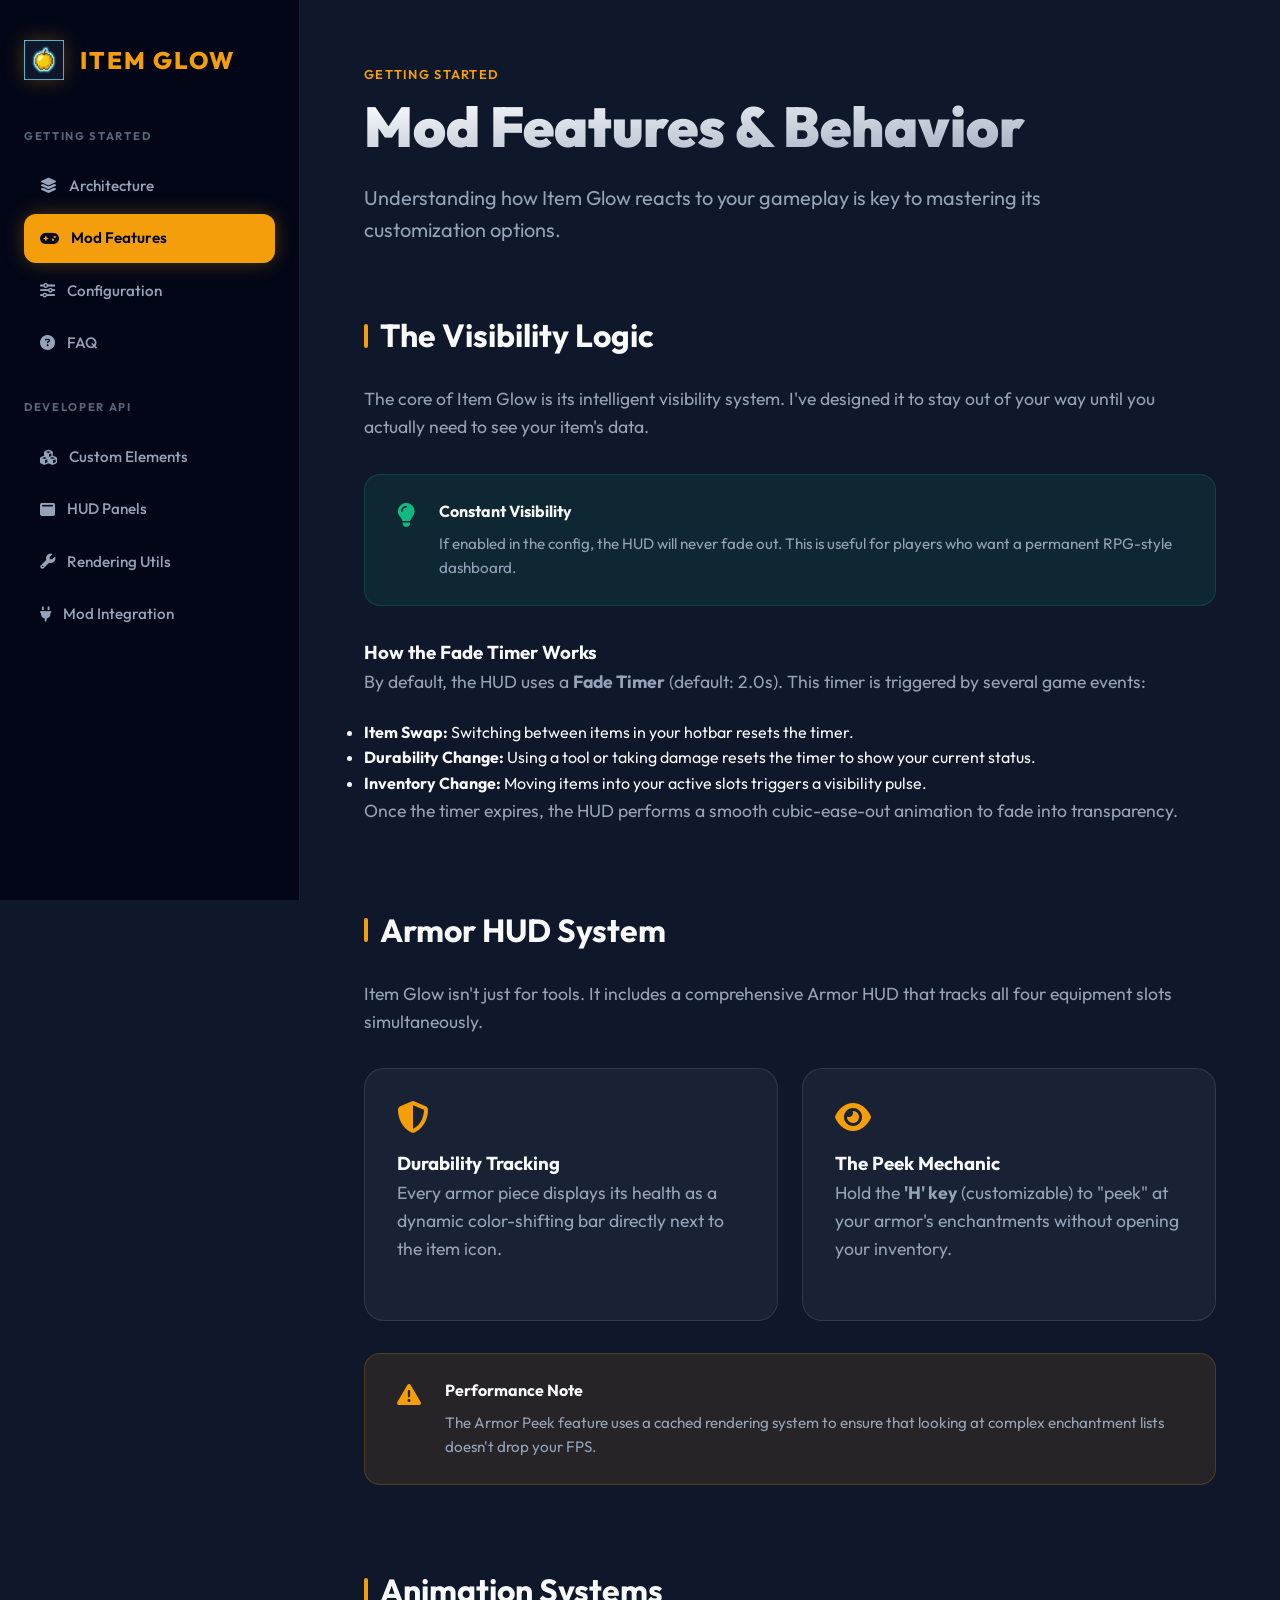
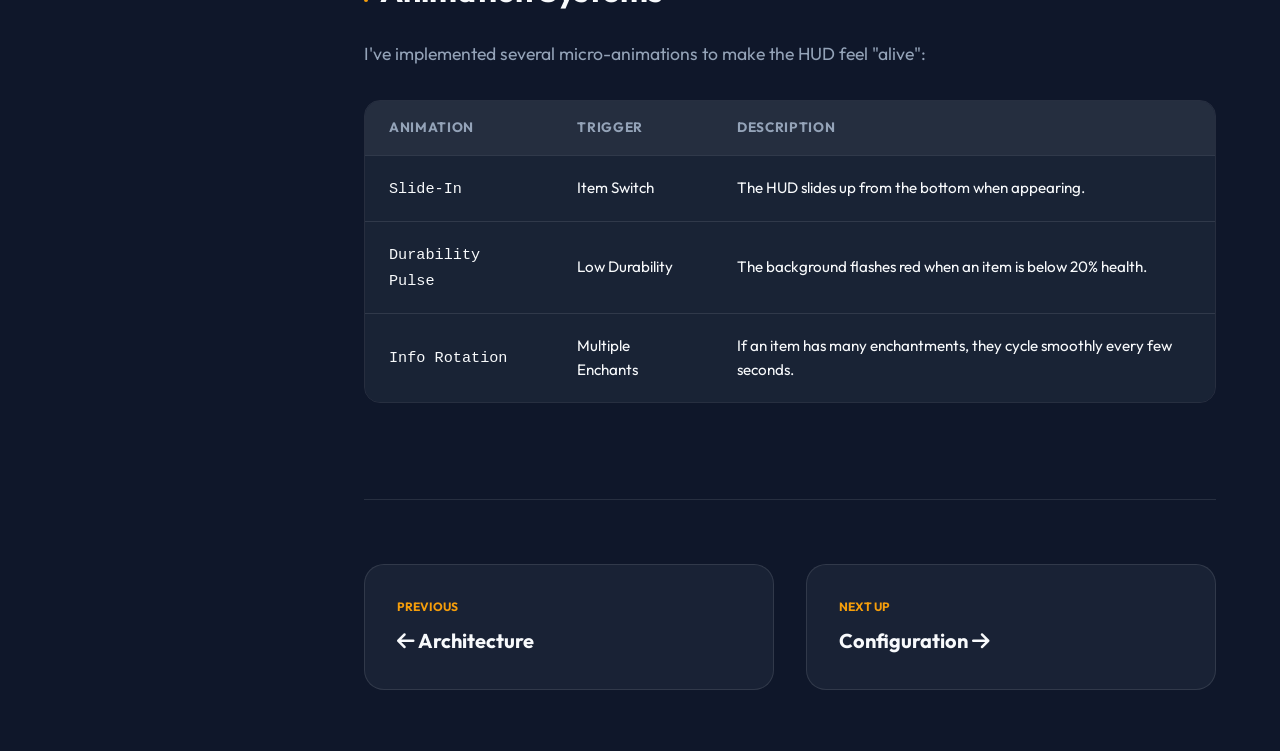
<file: docs/usage.html>
<!DOCTYPE html>
<html lang="en">
<head>
    <meta charset="UTF-8">
    <meta name="viewport" content="width=device-width, initial-scale=1.0">
    <title>Mod Features - Item Glow</title>
    <link rel="icon" type="image/png" href="images/logo.png">
    <link rel="stylesheet" href="css/style.css">
    <link rel="preconnect" href="https://fonts.googleapis.com">
    <link rel="preconnect" href="https://fonts.gstatic.com" crossorigin>
    <link href="https://fonts.googleapis.com/css2?family=Outfit:wght@400;500;600;700;800;900&family=Fira+Code&display=swap" rel="stylesheet">
    <link rel="stylesheet" href="https://cdnjs.cloudflare.com/ajax/libs/font-awesome/6.4.0/css/all.min.css">
</head>
<body>
    <div class="layout">
        <aside class="sidebar">
            <div class="logo">
                <img src="images/logo.png" alt="Item Glow Logo">
                <span>Item Glow</span>
            </div>
            <nav>
                <div class="nav-section">
                    <div class="nav-section-title">Getting Started</div>
                    <a href="index.html" class="nav-link"><i class="fa-solid fa-layer-group"></i> Architecture</a>
                    <a href="usage.html" class="nav-link active"><i class="fa-solid fa-gamepad"></i> Mod Features</a>
                    <a href="config.html" class="nav-link"><i class="fa-solid fa-sliders"></i> Configuration</a>
                    <a href="faq.html" class="nav-link"><i class="fa-solid fa-circle-question"></i> FAQ</a>
                </div>
                <div class="nav-section">
                    <div class="nav-section-title">Developer API</div>
                    <a href="elements.html" class="nav-link"><i class="fa-solid fa-cubes"></i> Custom Elements</a>
                    <a href="panels.html" class="nav-link"><i class="fa-solid fa-window-maximize"></i> HUD Panels</a>
                    <a href="utils.html" class="nav-link"><i class="fa-solid fa-wrench"></i> Rendering Utils</a>
                    <a href="integration.html" class="nav-link"><i class="fa-solid fa-plug"></i> Mod Integration</a>
                </div>
            </nav>
        </aside>

        <main class="main">
            <header>
                <div class="breadcrumb">Getting Started</div>
                <h1>Mod Features & Behavior</h1>
                <p class="subtitle">Understanding how Item Glow reacts to your gameplay is key to mastering its customization options.</p>
            </header>

            <section>
                <h2>The Visibility Logic</h2>
                <p>The core of Item Glow is its intelligent visibility system. I've designed it to stay out of your way until you actually need to see your item's data.</p>
                
                <div class="callout tip">
                    <i class="fa-solid fa-lightbulb"></i>
                    <div class="callout-content">
                        <h4>Constant Visibility</h4>
                        <p>If enabled in the config, the HUD will never fade out. This is useful for players who want a permanent RPG-style dashboard.</p>
                    </div>
                </div>

                <h3>How the Fade Timer Works</h3>
                <p>By default, the HUD uses a <strong>Fade Timer</strong> (default: 2.0s). This timer is triggered by several game events:</p>
                <ul>
                    <li><strong>Item Swap:</strong> Switching between items in your hotbar resets the timer.</li>
                    <li><strong>Durability Change:</strong> Using a tool or taking damage resets the timer to show your current status.</li>
                    <li><strong>Inventory Change:</strong> Moving items into your active slots triggers a visibility pulse.</li>
                </ul>
                <p>Once the timer expires, the HUD performs a smooth cubic-ease-out animation to fade into transparency.</p>
            </section>

            <section>
                <h2>Armor HUD System</h2>
                <p>Item Glow isn't just for tools. It includes a comprehensive Armor HUD that tracks all four equipment slots simultaneously.</p>
                
                <div class="feature-grid">
                    <div class="feature-card">
                        <i class="fa-solid fa-shield-halved"></i>
                        <h3>Durability Tracking</h3>
                        <p>Every armor piece displays its health as a dynamic color-shifting bar directly next to the item icon.</p>
                    </div>
                    <div class="feature-card">
                        <i class="fa-solid fa-eye"></i>
                        <h3>The Peek Mechanic</h3>
                        <p>Hold the <strong>'H' key</strong> (customizable) to "peek" at your armor's enchantments without opening your inventory.</p>
                    </div>
                </div>

                <div class="callout warning">
                    <i class="fa-solid fa-triangle-exclamation"></i>
                    <div class="callout-content">
                        <h4>Performance Note</h4>
                        <p>The Armor Peek feature uses a cached rendering system to ensure that looking at complex enchantment lists doesn't drop your FPS.</p>
                    </div>
                </div>
            </section>

            <section>
                <h2>Animation Systems</h2>
                <p>I've implemented several micro-animations to make the HUD feel "alive":</p>
                
                <div class="table-wrapper">
                    <table>
                        <thead>
                            <tr>
                                <th>Animation</th>
                                <th>Trigger</th>
                                <th>Description</th>
                            </tr>
                        </thead>
                        <tbody>
                            <tr>
                                <td><code>Slide-In</code></td>
                                <td>Item Switch</td>
                                <td>The HUD slides up from the bottom when appearing.</td>
                            </tr>
                            <tr>
                                <td><code>Durability Pulse</code></td>
                                <td>Low Durability</td>
                                <td>The background flashes red when an item is below 20% health.</td>
                            </tr>
                            <tr>
                                <td><code>Info Rotation</code></td>
                                <td>Multiple Enchants</td>
                                <td>If an item has many enchantments, they cycle smoothly every few seconds.</td>
                            </tr>
                        </tbody>
                    </table>
                </div>
            </section>

            <footer class="footer-nav">
                <a href="index.html" class="nav-card prev">
                    <span class="label">Previous</span>
                    <span class="title"><i class="fa-solid fa-arrow-left"></i> Architecture</span>
                </a>
                <a href="config.html" class="nav-card next">
                    <span class="label">Next Up</span>
                    <span class="title">Configuration <i class="fa-solid fa-arrow-right"></i></span>
                </a>
            </footer>
        </main>

        <aside class="right-sidebar">
            <div class="nav-section-title">Community & Downloads</div>
            
            <a href="https://www.curseforge.com/minecraft/mc-mods/item-glow" target="_blank" class="platform-banner banner-curse">
                <i class="fa-solid fa-fire icon"></i>
                <div class="info">
                    <h3>CurseForge</h3>
                    <p>Download the latest stable release and join the community.</p>
                </div>
                <div class="btn">View Project</div>
            </a>

            <a href="https://modrinth.com/mod/item-glow-(java)" target="_blank" class="platform-banner banner-modrinth">
                <i class="fa-solid fa-bolt icon"></i>
                <div class="info">
                    <h3>Modrinth</h3>
                    <p>Experience faster downloads and support open-source platforms.</p>
                </div>
                <div class="btn">View Project</div>
            </a>

            <a href="https://github.com/km5777/ItemGlow" target="_blank" class="platform-banner banner-github">
                <i class="fa-brands fa-github icon"></i>
                <div class="info">
                    <h3>GitHub Source</h3>
                    <p>Explore the codebase, report bugs, or contribute to the project.</p>
                </div>
                <div class="btn">View Source</div>
            </a>

            <a href="https://url-shortener.curseforge.com/I23Lv" target="_blank" class="platform-banner banner-bisect">
                <i class="fa-solid fa-server icon"></i>
                <div class="info">
                    <h3>Server Hosting</h3>
                    <p>Create a server and get 25% off your first month with BisectHosting.</p>
                </div>
                <div class="btn">Create Server</div>
            </a>
        </aside>
    </div>
    <script src="js/main.js"></script>
</body>
</html>
</file>
<file: docs/css/style.css>
:root {
    --primary: #f59e0b; /* Golden Yellow */
    --primary-glow: rgba(245, 158, 11, 0.3);
    --bg-main: #0f172a;
    --bg-sidebar: #020617;
    --text-main: #f8fafc;
    --text-muted: #94a3b8;
    --border: rgba(255, 255, 255, 0.1);
    --glass: rgba(30, 41, 59, 0.7);
    --code-bg: #010409;
    --accent: #10b981;
    --font-sans: 'Outfit', 'Inter', system-ui, sans-serif;
    --font-mono: 'Fira Code', monospace;
    --sidebar-width: 300px;
}

* {
    margin: 0;
    padding: 0;
    box-sizing: border-box;
}

body {
    font-family: var(--font-sans);
    color: var(--text-main);
    background-color: var(--bg-main);
    line-height: 1.6;
    overflow-x: hidden;
}

/* Scrollbar */
::-webkit-scrollbar { width: 8px; }
::-webkit-scrollbar-track { background: var(--bg-main); }
::-webkit-scrollbar-thumb { background: var(--border); border-radius: 10px; }
::-webkit-scrollbar-thumb:hover { background: var(--primary); }

.layout {
    display: flex;
    min-height: 100vh;
}

/* Sidebar Styling */
.sidebar {
    width: var(--sidebar-width);
    background-color: var(--bg-sidebar);
    border-right: 1px solid var(--border);
    padding: 2.5rem 1.5rem;
    position: fixed;
    height: 100vh;
    z-index: 100;
}

.logo {
    display: flex;
    align-items: center;
    gap: 1rem;
    font-weight: 800;
    font-size: 1.5rem;
    margin-bottom: 3rem;
    color: var(--primary);
    text-transform: uppercase;
    letter-spacing: 2px;
}

.logo img {
    width: 40px;
    height: 40px;
    filter: drop-shadow(0 0 10px var(--primary-glow));
}

.nav-section {
    margin-bottom: 2rem;
}

.nav-section-title {
    font-size: 0.7rem;
    text-transform: uppercase;
    letter-spacing: 0.15em;
    color: var(--text-muted);
    margin-bottom: 1rem;
    font-weight: 700;
    opacity: 0.6;
}

.nav-link {
    display: flex;
    align-items: center;
    gap: 0.75rem;
    padding: 0.75rem 1rem;
    color: var(--text-muted);
    text-decoration: none;
    border-radius: 12px;
    font-size: 0.95rem;
    font-weight: 500;
    transition: all 0.3s cubic-bezier(0.4, 0, 0.2, 1);
    margin-bottom: 0.25rem;
}

.nav-link:hover {
    color: var(--text-main);
    background: rgba(255, 255, 255, 0.05);
}

.nav-link.active {
    color: var(--bg-sidebar);
    background: var(--primary);
    box-shadow: 0 0 20px var(--primary-glow);
    font-weight: 600;
}

/* Main Content Area */
.main {
    margin-left: var(--sidebar-width);
    flex: 1.5; /* Give main content slightly more weight */
    padding: 4rem 4rem;
    max-width: none; /* Allow it to grow */
    animation: slideUp 0.6s cubic-bezier(0.16, 1, 0.3, 1);
}

@keyframes slideUp {
    from { opacity: 0; transform: translateY(20px); }
    to { opacity: 1; transform: translateY(0); }
}

header {
    margin-bottom: 4rem;
}

.breadcrumb {
    font-size: 0.8rem;
    font-weight: 600;
    color: var(--primary);
    text-transform: uppercase;
    letter-spacing: 0.1em;
    margin-bottom: 0.75rem;
}

h1 {
    font-size: 3.5rem;
    font-weight: 900;
    line-height: 1.1;
    margin-bottom: 1.5rem;
    background: linear-gradient(to bottom right, #fff, #94a3b8);
    -webkit-background-clip: text;
    -webkit-text-fill-color: transparent;
}

.subtitle {
    font-size: 1.25rem;
    color: var(--text-muted);
    max-width: 700px;
}

/* Content Sections */
section {
    margin-bottom: 5rem;
}

h2 {
    font-size: 2rem;
    font-weight: 700;
    margin-bottom: 1.5rem;
    display: flex;
    align-items: center;
    gap: 0.75rem;
}

h2::before {
    content: '';
    width: 4px;
    height: 1.5rem;
    background: var(--primary);
    border-radius: 4px;
}

p {
    margin-bottom: 1.5rem;
    color: var(--text-muted);
    font-size: 1.1rem;
}

/* Feature Grid */
.feature-grid {
    display: grid;
    grid-template-columns: repeat(auto-fit, minmax(300px, 1fr));
    gap: 1.5rem;
    margin: 2rem 0;
}

.feature-card {
    background: var(--glass);
    backdrop-filter: blur(10px);
    border: 1px solid var(--border);
    padding: 2rem;
    border-radius: 20px;
    transition: all 0.3s ease;
}

.feature-card:hover {
    border-color: var(--primary);
    transform: translateY(-5px);
    box-shadow: 0 10px 30px rgba(0,0,0,0.3);
}

.feature-card i {
    font-size: 2rem;
    color: var(--primary);
    margin-bottom: 1rem;
}

/* Callout Boxes */
.callout {
    padding: 1.5rem 2rem;
    border-radius: 16px;
    margin: 2rem 0;
    display: flex;
    gap: 1.5rem;
    align-items: flex-start;
}

.callout.info { background: rgba(59, 130, 246, 0.1); border: 1px solid rgba(59, 130, 246, 0.2); }
.callout.warning { background: rgba(245, 158, 11, 0.1); border: 1px solid rgba(245, 158, 11, 0.2); }
.callout.tip { background: rgba(16, 185, 129, 0.1); border: 1px solid rgba(16, 185, 129, 0.2); }

.callout i { font-size: 1.5rem; margin-top: 0.25rem; }
.callout.info i { color: #3b82f6; }
.callout.warning i { color: #f59e0b; }
.callout.tip i { color: #10b981; }

.callout-content h4 { margin-bottom: 0.5rem; font-weight: 700; }
.callout-content p { margin-bottom: 0; font-size: 0.95rem; }

/* Tables */
.table-wrapper {
    overflow-x: auto;
    margin: 2rem 0;
    border-radius: 16px;
    border: 1px solid var(--border);
}

table {
    width: 100%;
    border-collapse: collapse;
    background: var(--glass);
}

th {
    background: rgba(255, 255, 255, 0.05);
    padding: 1rem 1.5rem;
    text-align: left;
    font-size: 0.85rem;
    font-weight: 700;
    text-transform: uppercase;
    letter-spacing: 0.05em;
    color: var(--text-muted);
}

td {
    padding: 1.25rem 1.5rem;
    border-top: 1px solid var(--border);
    font-size: 0.95rem;
}

/* Code Styling */
.code-wrapper {
    background: var(--code-bg);
    border-radius: 16px;
    border: 1px solid var(--border);
    margin: 2rem 0;
    position: relative;
    overflow: hidden;
}

.code-header {
    background: rgba(255, 255, 255, 0.03);
    padding: 0.75rem 1.5rem;
    display: flex;
    justify-content: space-between;
    align-items: center;
    border-bottom: 1px solid var(--border);
}

.code-header span {
    font-family: var(--font-mono);
    font-size: 0.8rem;
    color: var(--text-muted);
}

.copy-btn {
    background: transparent;
    border: 1px solid var(--border);
    color: var(--text-muted);
    padding: 0.4rem 0.75rem;
    border-radius: 8px;
    font-size: 0.8rem;
    cursor: pointer;
    transition: all 0.2s;
}

.copy-btn:hover {
    background: var(--primary);
    color: var(--bg-sidebar);
    border-color: var(--primary);
}

pre {
    padding: 1.5rem;
    overflow-x: auto;
    font-family: var(--font-mono);
    font-size: 0.9rem;
    color: #e2e8f0;
}

.keyword { color: #f472b6; }
.string { color: #10b981; }
.comment { color: #64748b; font-style: italic; }
.function { color: #60a5fa; }
.type { color: #fbbf24; }

/* Footer Nav Cards */
.footer-nav {
    display: grid;
    grid-template-columns: 1fr 1fr;
    gap: 2rem;
    margin-top: 6rem;
    padding-top: 4rem;
    border-top: 1px solid var(--border);
}

.nav-card {
    background: var(--glass);
    border: 1px solid var(--border);
    padding: 2rem;
    border-radius: 20px;
    text-decoration: none;
    color: var(--text-main);
    display: flex;
    flex-direction: column;
    gap: 0.5rem;
    transition: all 0.3s ease;
}

.nav-card:hover {
    border-color: var(--primary);
    transform: translateX(5px);
}

.nav-card.prev:hover { transform: translateX(-5px); }

.nav-card .label {
    font-size: 0.75rem;
    font-weight: 700;
    text-transform: uppercase;
    color: var(--primary);
}

.nav-card .title {
    font-size: 1.25rem;
    font-weight: 700;
}

/* Animations */
@keyframes fadeIn {
    from { opacity: 0; }
    to { opacity: 1; }
}

/* Theme Toggle (Hidden for now as we are dark-focused) */
.theme-toggle { display: none; }

/* Right Sidebar / Banners */
.right-sidebar {
    width: 650px; /* Massive horizontal banners */
    padding: 4rem 3rem;
    display: flex;
    flex-direction: column;
    gap: 2rem;
    position: sticky;
    top: 0;
    height: 100vh;
    overflow-y: auto;
}

.platform-banner {
    position: relative;
    padding: 1.25rem 1.5rem;
    border-radius: 16px;
    background: rgba(255, 255, 255, 0.03);
    border: 1px solid var(--border);
    transition: all 0.3s cubic-bezier(0.4, 0, 0.2, 1);
    display: flex;
    align-items: center;
    gap: 1.5rem;
    text-decoration: none;
    color: var(--text);
}

.platform-banner:hover {
    transform: translateX(10px);
    border-color: var(--banner-color);
    background: rgba(255, 255, 255, 0.06);
    box-shadow: -10px 0 30px rgba(0, 0, 0, 0.3);
}

.platform-banner::before {
    content: '';
    position: absolute;
    left: 0;
    top: 0;
    bottom: 0;
    width: 4px;
    background: var(--banner-color);
    border-radius: 4px 0 0 4px;
}

.platform-banner .icon {
    font-size: 2.25rem;
    color: var(--banner-color);
    min-width: 50px;
    text-align: center;
}

.platform-banner .info {
    flex: 1;
}

.platform-banner h3 {
    font-size: 1.15rem;
    font-weight: 800;
    margin: 0 0 0.25rem 0;
}

.platform-banner p {
    font-size: 0.85rem;
    color: var(--text-dim);
    margin: 0;
    line-height: 1.4;
}

.platform-banner .btn {
    padding: 0.5rem 1rem;
    background: var(--banner-color);
    color: var(--bg);
    border-radius: 8px;
    font-size: 0.75rem;
    font-weight: 800;
    text-transform: uppercase;
    letter-spacing: 0.5px;
    white-space: nowrap;
}

/* Specific Fix for White/Silver Banners (GitHub) */
.banner-github .btn {
    color: #000 !important; /* Force black text on white background */
}

/* Platform Colors */
.banner-curse { --banner-color: #f16436; }
.banner-modrinth { --banner-color: #1bd96a; }
.banner-github { --banner-color: #fff; }
.banner-bisect { 
    --banner-color: #245df5; 
    background: linear-gradient(135deg, rgba(36, 93, 245, 0.1) 0%, rgba(36, 93, 245, 0.05) 100%) !important;
}

.banner-bisect .icon {
    background: linear-gradient(135deg, #245df5 0%, #1a4bc4 100%);
    -webkit-background-clip: text;
    -webkit-text-fill-color: transparent;
}

@media (max-width: 1500px) {
    .right-sidebar { display: none; }
}

/* Lightbox / Image Preview */
.lightbox {
    position: fixed;
    top: 0;
    left: 0;
    width: 100%;
    height: 100%;
    background: rgba(0, 0, 0, 0.9);
    backdrop-filter: blur(10px);
    z-index: 9999;
    display: none;
    align-items: center;
    justify-content: center;
    opacity: 0;
    transition: opacity 0.3s ease;
}

.lightbox.active {
    display: flex;
    opacity: 1;
}

.lightbox-content {
    position: relative;
    max-width: 90%;
    max-height: 90%;
    display: flex;
    flex-direction: column;
    align-items: center;
}

.lightbox-img {
    max-width: 100%;
    max-height: 80vh;
    border-radius: 12px;
    box-shadow: 0 20px 50px rgba(0, 0, 0, 0.5);
    border: 1px solid var(--border);
}

.lightbox-caption {
    color: var(--text-dim);
    margin-top: 1.5rem;
    font-size: 1rem;
    text-align: center;
}

.lightbox-close {
    position: absolute;
    top: -40px;
    right: 0;
    color: #fff;
    font-size: 2rem;
    cursor: pointer;
    transition: transform 0.2s;
}

.lightbox-close:hover {
    transform: scale(1.1);
}

.lightbox-nav {
    position: absolute;
    top: 50%;
    width: 100%;
    display: flex;
    justify-content: space-between;
    padding: 0 20px;
    pointer-events: none;
    transform: translateY(-50%);
}

.lightbox-btn {
    background: rgba(255, 255, 255, 0.1);
    border: 1px solid rgba(255, 255, 255, 0.1);
    color: #fff;
    width: 50px;
    height: 50px;
    border-radius: 50%;
    display: flex;
    align-items: center;
    justify-content: center;
    cursor: pointer;
    pointer-events: auto;
    transition: all 0.2s;
}

.lightbox-btn:hover {
    background: var(--primary);
    color: var(--bg);
}

/* Force aspect ratio on demo images */
.demo-image-wrapper img {
    aspect-ratio: 16 / 9;
    object-fit: cover;
    cursor: pointer;
    transition: transform 0.3s ease;
}

.demo-image-wrapper img:hover {
    transform: scale(1.02);
}
</file>
